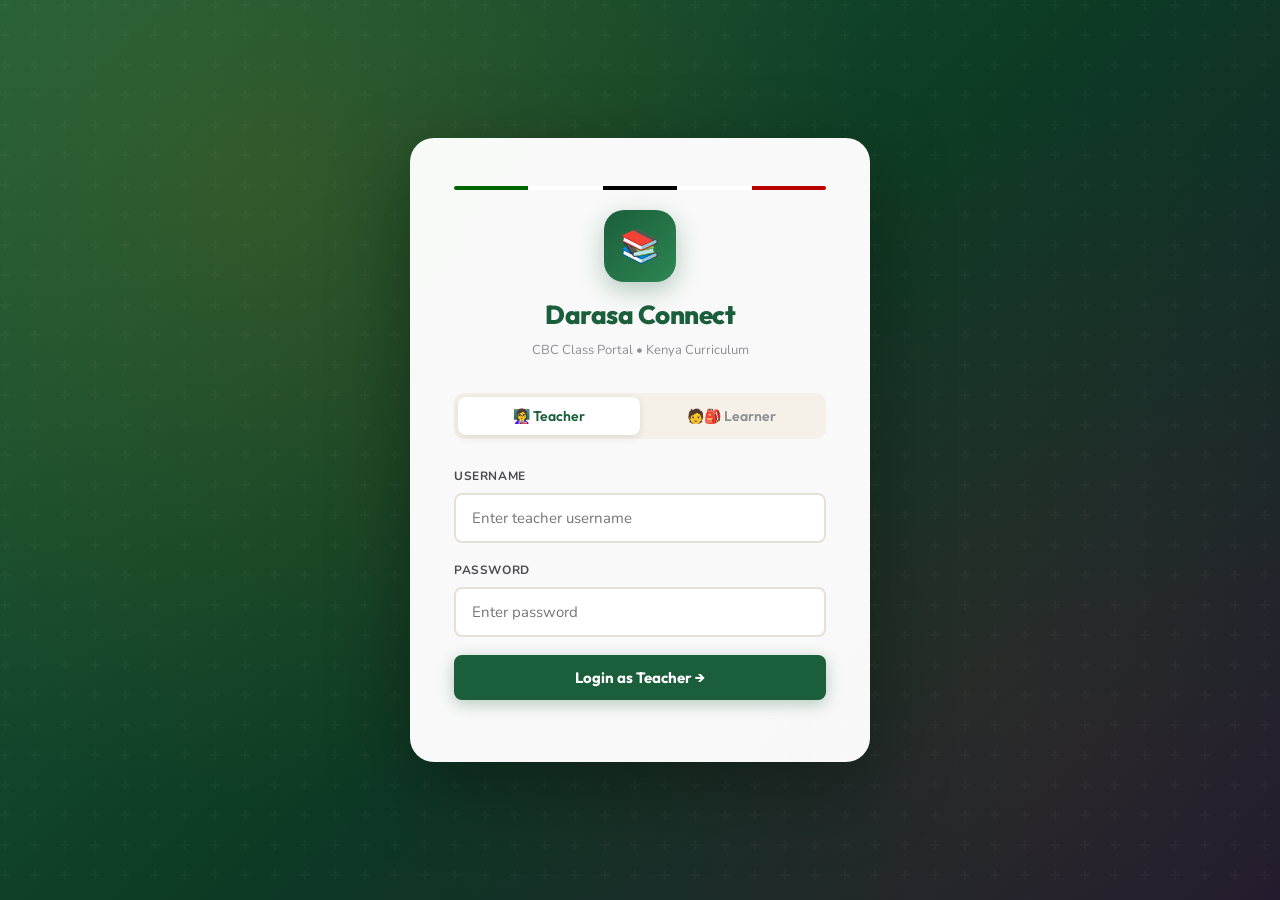
<file: index.html>
<!DOCTYPE html>
<html lang="en">
<head>
<meta charset="UTF-8">
<meta name="viewport" content="width=device-width, initial-scale=1.0">
<title>Darasa Connect – WINNERS CLASS</title>
<link href="https://fonts.googleapis.com/css2?family=Outfit:wght@300;400;500;600;700;800;900&family=Nunito:ital,wght@0,400;0,500;0,600;0,700;1,400&display=swap" rel="stylesheet">
<style>
:root {
  --green: #1B5E3B;
  --green-light: #2D8653;
  --green-pale: #E8F5EE;
  --red: #C0392B;
  --red-pale: #FDEDEC;
  --amber: #D4930A;
  --amber-pale: #FEF9EC;
  --sky: #1A6FA8;
  --sky-pale: #EAF4FB;
  --cream: #FEFCF7;
  --sand: #F5F0E8;
  --text: #1C1C1E;
  --text-2: #4A4A4F;
  --text-3: #8E8E93;
  --border: #E5E0D8;
  --white: #FFFFFF;
  --shadow: 0 2px 12px rgba(0,0,0,0.08);
  --shadow-lg: 0 8px 32px rgba(0,0,0,0.12);
  --radius: 14px;
  --radius-sm: 8px;
  --font: 'Outfit', sans-serif;
  --font-body: 'Nunito', sans-serif;
}

*, *::before, *::after { box-sizing: border-box; margin: 0; padding: 0; }

body {
  font-family: var(--font-body);
  background: var(--cream);
  color: var(--text);
  min-height: 100vh;
  font-size: 15px;
  line-height: 1.6;
}

/* ── SCROLLBAR ── */
::-webkit-scrollbar { width: 6px; }
::-webkit-scrollbar-track { background: var(--sand); }
::-webkit-scrollbar-thumb { background: var(--border); border-radius: 10px; }

/* ── VIEWS ── */
.view { display: none; }
.view.active { display: block; }

/* ══════════════════════════════════════
   LOGIN SCREEN
══════════════════════════════════════ */
#view-login {
  min-height: 100vh;
  display: none;
  background: linear-gradient(135deg, #1B5E3B 0%, #0D3B24 50%, #1A1A2E 100%);
  position: relative;
  overflow: hidden;
}
#view-login.active { display: flex; align-items: center; justify-content: center; }
#view-login::before {
  content: '';
  position: absolute; inset: 0;
  background-image: 
    radial-gradient(circle at 20% 20%, rgba(212,147,10,0.15) 0%, transparent 50%),
    radial-gradient(circle at 80% 80%, rgba(192,57,43,0.12) 0%, transparent 50%);
}
.login-pattern {
  position: absolute; inset: 0;
  background-image: url("data:image/svg+xml,%3Csvg width='60' height='60' viewBox='0 0 60 60' xmlns='http://www.w3.org/2000/svg'%3E%3Cg fill='none' fill-rule='evenodd'%3E%3Cg fill='%23ffffff' fill-opacity='0.05'%3E%3Cpath d='M36 34v-4h-2v4h-4v2h4v4h2v-4h4v-2h-4zm0-30V0h-2v4h-4v2h4v4h2V6h4V4h-4zM6 34v-4H4v4H0v2h4v4h2v-4h4v-2H6zM6 4V0H4v4H0v2h4v4h2V6h4V4H6z'/%3E%3C/g%3E%3C/g%3E%3C/svg%3E");
  opacity: 0.5;
}

.login-card {
  position: relative; z-index: 2;
  background: rgba(255,255,255,0.97);
  border-radius: 24px;
  padding: 48px 44px;
  width: 100%; max-width: 460px;
  margin: 20px;
  box-shadow: 0 24px 80px rgba(0,0,0,0.35);
  animation: loginPop 0.5s cubic-bezier(0.34, 1.56, 0.64, 1);
}

@keyframes loginPop {
  from { opacity: 0; transform: scale(0.88) translateY(20px); }
  to { opacity: 1; transform: scale(1) translateY(0); }
}

.login-logo {
  text-align: center; margin-bottom: 32px;
}
.login-logo .emblem {
  width: 72px; height: 72px;
  background: linear-gradient(135deg, var(--green) 0%, var(--green-light) 100%);
  border-radius: 20px;
  display: inline-flex; align-items: center; justify-content: center;
  font-size: 32px; margin-bottom: 12px;
  box-shadow: 0 8px 24px rgba(27,94,59,0.3);
}
.login-logo h1 {
  font-family: var(--font); font-size: 26px; font-weight: 800; color: var(--green);
  letter-spacing: -0.5px;
}
.login-logo p { color: var(--text-3); font-size: 13px; margin-top: 4px; }

.login-tabs {
  display: flex; background: var(--sand); border-radius: 10px; padding: 4px;
  margin-bottom: 28px;
}
.login-tab {
  flex: 1; padding: 10px; border: none; background: none; border-radius: 8px;
  font-family: var(--font); font-size: 14px; font-weight: 600; cursor: pointer;
  color: var(--text-3); transition: all 0.2s;
}
.login-tab.active {
  background: var(--white); color: var(--green);
  box-shadow: 0 2px 8px rgba(0,0,0,0.1);
}

.form-group { margin-bottom: 18px; }
.form-group label {
  display: block; font-size: 12px; font-weight: 700; color: var(--text-2);
  text-transform: uppercase; letter-spacing: 0.6px; margin-bottom: 7px;
}
.form-group input, .form-group select, .form-group textarea {
  width: 100%; padding: 13px 16px;
  border: 2px solid var(--border); border-radius: var(--radius-sm);
  font-family: var(--font-body); font-size: 15px; color: var(--text);
  background: var(--white); transition: border-color 0.2s;
  outline: none;
}
.form-group input:focus, .form-group select:focus, .form-group textarea:focus {
  border-color: var(--green);
}
.form-group textarea { resize: vertical; min-height: 90px; }

.btn {
  display: inline-flex; align-items: center; justify-content: center; gap: 8px;
  padding: 13px 24px; border: none; border-radius: var(--radius-sm);
  font-family: var(--font); font-size: 15px; font-weight: 700;
  cursor: pointer; transition: all 0.2s; text-decoration: none;
  white-space: nowrap;
}
.btn-primary {
  background: var(--green); color: #fff;
  box-shadow: 0 4px 16px rgba(27,94,59,0.3);
}
.btn-primary:hover { background: var(--green-light); transform: translateY(-1px); box-shadow: 0 6px 20px rgba(27,94,59,0.4); }
.btn-danger { background: var(--red); color: #fff; }
.btn-danger:hover { background: #E74C3C; }
.btn-amber { background: var(--amber); color: #fff; }
.btn-amber:hover { background: #E8A20D; }
.btn-sky { background: var(--sky); color: #fff; }
.btn-ghost { background: transparent; color: var(--text-2); border: 2px solid var(--border); }
.btn-ghost:hover { border-color: var(--green); color: var(--green); }
.btn-full { width: 100%; }
.btn-sm { padding: 8px 16px; font-size: 13px; }

.login-error {
  background: var(--red-pale); color: var(--red);
  padding: 10px 14px; border-radius: var(--radius-sm);
  font-size: 13px; margin-bottom: 16px; display: none;
  border-left: 3px solid var(--red);
}

.learner-select-wrap { position: relative; }
.learner-select-wrap::after {
  content: '▾'; position: absolute; right: 14px; top: 50%; transform: translateY(-50%);
  color: var(--text-3); pointer-events: none;
}
.learner-select-wrap select { appearance: none; }

/* ══════════════════════════════════════
   MAIN APP SHELL
══════════════════════════════════════ */
#view-app { display: none; min-height: 100vh; flex-direction: column; }
#view-app.active { display: flex; }

.topbar {
  background: var(--white);
  border-bottom: 1px solid var(--border);
  padding: 0 24px;
  height: 64px;
  display: flex; align-items: center; justify-content: space-between;
  position: sticky; top: 0; z-index: 100;
  box-shadow: 0 1px 8px rgba(0,0,0,0.06);
}
.topbar-brand {
  display: flex; align-items: center; gap: 12px; cursor: pointer;
}
.topbar-brand .mini-logo {
  width: 38px; height: 38px;
  background: linear-gradient(135deg, var(--green), var(--green-light));
  border-radius: 10px; display: flex; align-items: center; justify-content: center;
  font-size: 18px; flex-shrink: 0;
}
.topbar-brand h2 {
  font-family: var(--font); font-size: 18px; font-weight: 800; color: var(--green);
  letter-spacing: -0.3px;
}
.topbar-brand span { font-size: 11px; color: var(--text-3); display: block; margin-top: -2px; }

.topbar-user {
  display: flex; align-items: center; gap: 12px;
}
.user-badge {
  display: flex; align-items: center; gap: 10px;
  background: var(--sand); padding: 6px 14px 6px 8px;
  border-radius: 30px;
}
.user-avatar {
  width: 32px; height: 32px; border-radius: 50%;
  display: flex; align-items: center; justify-content: center;
  font-size: 13px; font-weight: 700; color: #fff;
}
.avatar-teacher { background: linear-gradient(135deg, var(--green), var(--green-light)); }
.avatar-learner { background: linear-gradient(135deg, var(--sky), #2980B9); }
.user-name { font-size: 13px; font-weight: 700; color: var(--text); }
.user-role { font-size: 11px; color: var(--text-3); }

.btn-logout { padding: 8px 14px; font-size: 13px; }

.app-body {
  display: flex; flex: 1;
}

/* ── SIDEBAR ── */
.sidebar {
  width: 240px; background: var(--white); border-right: 1px solid var(--border);
  padding: 24px 16px; display: flex; flex-direction: column; gap: 4px;
  flex-shrink: 0; min-height: calc(100vh - 64px);
  position: sticky; top: 64px; align-self: flex-start;
}
.sidebar-section-label {
  font-size: 10px; font-weight: 800; text-transform: uppercase;
  letter-spacing: 1px; color: var(--text-3); padding: 12px 10px 6px;
}
.nav-item {
  display: flex; align-items: center; gap: 10px;
  padding: 11px 12px; border-radius: var(--radius-sm);
  cursor: pointer; transition: all 0.15s; font-size: 14px; font-weight: 600;
  color: var(--text-2); border: none; background: none; width: 100%; text-align: left;
}
.nav-item:hover { background: var(--sand); color: var(--text); }
.nav-item.active { background: var(--green-pale); color: var(--green); }
.nav-item .nav-icon { font-size: 17px; width: 22px; text-align: center; }
.nav-badge {
  margin-left: auto; background: var(--red); color: #fff;
  font-size: 10px; font-weight: 800; padding: 2px 7px; border-radius: 20px;
}
.nav-badge.green { background: var(--green); }

/* ── MAIN CONTENT ── */
.main-content {
  flex: 1; padding: 28px; overflow-x: hidden;
  max-width: 1100px;
}

/* ── PAGES ── */
.page { display: none; }
.page.active { display: block; animation: pageIn 0.2s ease; }
@keyframes pageIn { from { opacity: 0; transform: translateY(8px); } to { opacity: 1; transform: translateY(0); } }

.page-header {
  margin-bottom: 28px;
  display: flex; align-items: flex-start; justify-content: space-between; gap: 16px;
  flex-wrap: wrap;
}
.page-header h1 {
  font-family: var(--font); font-size: 26px; font-weight: 800; color: var(--text);
  letter-spacing: -0.5px;
}
.page-header p { color: var(--text-3); font-size: 14px; margin-top: 3px; }

/* ── STAT CARDS ── */
.stats-grid {
  display: grid; grid-template-columns: repeat(auto-fit, minmax(180px, 1fr)); gap: 16px;
  margin-bottom: 28px;
}
.stat-card {
  background: var(--white); border-radius: var(--radius); padding: 22px;
  border: 1px solid var(--border); box-shadow: var(--shadow);
  display: flex; align-items: center; gap: 16px;
}
.stat-icon {
  width: 52px; height: 52px; border-radius: 14px;
  display: flex; align-items: center; justify-content: center; font-size: 24px;
  flex-shrink: 0;
}
.stat-icon.green { background: var(--green-pale); }
.stat-icon.red { background: var(--red-pale); }
.stat-icon.amber { background: var(--amber-pale); }
.stat-icon.sky { background: var(--sky-pale); }
.stat-value { font-family: var(--font); font-size: 28px; font-weight: 800; color: var(--text); }
.stat-label { font-size: 12px; color: var(--text-3); font-weight: 600; margin-top: 2px; }

/* ── DOMINANT VIEWER SECTION ── */
.dominant-viewer {
  background: linear-gradient(135deg, var(--green) 0%, var(--green-light) 100%);
  border-radius: var(--radius); padding: 28px;
  margin-bottom: 28px; color: #fff;
  box-shadow: 0 8px 32px rgba(27,94,59,0.2);
}
.dominant-viewer h2 {
  font-family: var(--font); font-size: 22px; font-weight: 800;
  margin-bottom: 16px; display: flex; align-items: center; gap: 8px;
}
.dominant-viewer-grid {
  display: grid; grid-template-columns: repeat(auto-fit, minmax(160px, 1fr)); gap: 16px;
}
.dominant-stat {
  background: rgba(255,255,255,0.15); border-radius: 12px; padding: 16px;
  border: 1px solid rgba(255,255,255,0.2); backdrop-filter: blur(10px);
}
.dominant-stat .label {
  font-size: 12px; font-weight: 700; opacity: 0.85; text-transform: uppercase;
  letter-spacing: 0.5px; margin-bottom: 8px;
}
.dominant-stat .value {
  font-family: var(--font); font-size: 32px; font-weight: 800;
  margin-bottom: 4px;
}
.dominant-stat .desc {
  font-size: 12px; opacity: 0.75;
}

/* ── SUBJECT CHIPS ── */
.subject-bar {
  display: flex; flex-wrap: wrap; gap: 8px; margin-bottom: 22px;
}
.subject-chip {
  padding: 7px 16px; border-radius: 30px; font-size: 13px; font-weight: 700;
  cursor: pointer; transition: all 0.2s; border: 2px solid var(--border);
  background: var(--white); color: var(--text-2);
  display: flex; align-items: center; gap: 6px;
}
.subject-chip:hover { border-color: var(--green); color: var(--green); }
.subject-chip.active { border-color: var(--green); background: var(--green); color: #fff; }
.subject-chip .chip-emoji { font-size: 15px; }

/* ── HOMEWORK CARDS ── */
.hw-grid { display: grid; gap: 16px; }
.hw-card {
  background: var(--white); border-radius: var(--radius); padding: 22px;
  border: 1px solid var(--border); box-shadow: var(--shadow);
  transition: transform 0.2s, box-shadow 0.2s;
  cursor: pointer;
}
.hw-card:hover { transform: translateY(-2px); box-shadow: var(--shadow-lg); }
.hw-card-header { display: flex; align-items: flex-start; justify-content: space-between; gap: 12px; margin-bottom: 12px; }
.hw-card-title { font-family: var(--font); font-size: 17px; font-weight: 700; color: var(--text); }
.hw-card-meta { display: flex; align-items: center; gap: 10px; flex-wrap: wrap; margin-top: 6px; }
.hw-card-body { color: var(--text-2); font-size: 14px; line-height: 1.6; margin-bottom: 14px; }
.hw-card-footer { display: flex; align-items: center; gap: 10px; flex-wrap: wrap; }

.tag {
  display: inline-flex; align-items: center; gap: 5px;
  padding: 4px 10px; border-radius: 6px; font-size: 12px; font-weight: 700;
}
.tag-subject { background: var(--green-pale); color: var(--green); }
.tag-date { background: var(--sand); color: var(--text-3); }
.tag-due { background: var(--amber-pale); color: var(--amber); }
.tag-submitted { background: var(--sky-pale); color: var(--sky); }
.tag-pending { background: var(--red-pale); color: var(--red); }
.tag-marked { background: var(--green-pale); color: var(--green); }
.tag-questions { background: var(--sand); color: var(--text-2); }

/* ── EMPTY STATE ── */
.empty-state {
  text-align: center; padding: 60px 24px; color: var(--text-3);
}
.empty-state .icon { font-size: 52px; margin-bottom: 16px; }
.empty-state h3 { font-family: var(--font); font-size: 18px; color: var(--text-2); margin-bottom: 6px; }
.empty-state p { font-size: 14px; max-width: 360px; margin: 0 auto; }

/* ── MODAL ── */
.modal-overlay {
  display: none; position: fixed; inset: 0;
  background: rgba(0,0,0,0.5); z-index: 500;
  align-items: center; justify-content: center; padding: 20px;
  backdrop-filter: blur(4px);
}
.modal-overlay.open { display: flex; animation: fadeIn 0.2s ease; }
@keyframes fadeIn { from { opacity: 0; } to { opacity: 1; } }

.modal {
  background: var(--white); border-radius: 20px;
  max-width: 640px; width: 100%; max-height: 90vh;
  overflow-y: auto; box-shadow: 0 24px 80px rgba(0,0,0,0.3);
  animation: slideUp 0.3s cubic-bezier(0.34, 1.56, 0.64, 1);
}
@keyframes slideUp { from { opacity: 0; transform: translateY(30px); } to { opacity: 1; transform: translateY(0); } }
.modal-wide { max-width: 780px; }

.modal-header {
  padding: 24px 28px 0; display: flex; align-items: center; justify-content: space-between;
}
.modal-header h2 { font-family: var(--font); font-size: 20px; font-weight: 800; color: var(--text); }
.modal-close {
  width: 36px; height: 36px; border-radius: 50%; border: none; background: var(--sand);
  cursor: pointer; font-size: 18px; display: flex; align-items: center; justify-content: center;
  color: var(--text-2); transition: background 0.2s;
}
.modal-close:hover { background: var(--border); }
.modal-body { padding: 20px 28px 28px; }

/* ── POST HOMEWORK FORM ── */
.question-builder { display: flex; flex-direction: column; gap: 12px; margin-top: 8px; }
.question-item {
  background: var(--sand); border-radius: var(--radius-sm); padding: 16px;
  border: 1px solid var(--border); position: relative;
}
.question-item .q-num {
  font-family: var(--font); font-size: 12px; font-weight: 800; color: var(--green);
  text-transform: uppercase; letter-spacing: 0.5px; margin-bottom: 8px;
}
.question-item textarea {
  width: 100%; padding: 10px 12px; border: 1.5px solid var(--border); border-radius: 6px;
  font-family: var(--font-body); font-size: 14px; color: var(--text); resize: vertical;
  min-height: 70px; background: var(--white); outline: none;
}
.question-item textarea:focus { border-color: var(--green); }
.question-item .remove-q {
  position: absolute; top: 10px; right: 10px;
  width: 26px; height: 26px; border-radius: 50%; border: none;
  background: var(--red-pale); color: var(--red); cursor: pointer;
  font-size: 14px; display: flex; align-items: center; justify-content: center;
}

/* ── ANSWER FORM ── */
.answer-block {
  background: var(--white); border-radius: var(--radius); padding: 20px;
  border: 1px solid var(--border); margin-bottom: 14px;
}
.answer-block .q-text {
  font-weight: 700; color: var(--text); margin-bottom: 12px; font-size: 15px;
  padding-bottom: 10px; border-bottom: 1px solid var(--border);
}
.answer-block .q-num-label {
  font-size: 11px; font-weight: 800; color: var(--green);
  text-transform: uppercase; letter-spacing: 0.5px; margin-bottom: 4px;
}
.answer-block textarea {
  width: 100%; padding: 12px; border: 2px solid var(--border); border-radius: 8px;
  font-family: var(--font-body); font-size: 14px; resize: vertical; min-height: 100px;
  outline: none; transition: border-color 0.2s; background: var(--sand);
}
.answer-block textarea:focus { border-color: var(--green); background: var(--white); }

/* ── MARKING ── */
.submission-answer-block {
  background: var(--white); border-radius: var(--radius); padding: 20px;
  border: 1px solid var(--border); margin-bottom: 14px;
}
.learner-answer-text {
  background: var(--sky-pale); border-radius: 8px; padding: 12px;
  font-size: 14px; color: var(--text); margin: 10px 0; font-style: italic;
  border-left: 3px solid var(--sky);
}
.mark-buttons { display: flex; gap: 10px; margin-top: 12px; }
.mark-btn {
  flex: 1; padding: 10px; border: 2px solid var(--border); border-radius: 8px;
  font-family: var(--font); font-size: 14px; font-weight: 700;
  cursor: pointer; transition: all 0.2s; background: var(--white);
  display: flex; align-items: center; justify-content: center; gap: 6px;
}
.mark-btn.correct { border-color: var(--green-light); color: var(--green); }
.mark-btn.correct.selected, .mark-btn.correct:hover { background: var(--green-pale); }
.mark-btn.wrong { border-color: var(--red); color: var(--red); }
.mark-btn.wrong.selected, .mark-btn.wrong:hover { background: var(--red-pale); }
.mark-btn.partial { border-color: var(--amber); color: var(--amber); }
.mark-btn.partial.selected, .mark-btn.partial:hover { background: var(--amber-pale); }

/* ── LEARNER SUBMISSIONS LIST ── */
.submissions-list { display: flex; flex-direction: column; gap: 12px; }
.submission-row {
  background: var(--white); border-radius: var(--radius); padding: 18px 22px;
  border: 1px solid var(--border); display: flex; align-items: center;
  justify-content: space-between; gap: 16px; flex-wrap: wrap;
}
.submission-row .learner-name { font-weight: 700; font-size: 15px; color: var(--text); }
.submission-row .sub-meta { font-size: 12px; color: var(--text-3); margin-top: 2px; }

/* ── MARKS VIEW (LEARNER) ── */
.marks-card {
  background: var(--white); border-radius: var(--radius); padding: 22px;
  border: 1px solid var(--border); margin-bottom: 14px;
}
.score-bar-wrap { background: var(--sand); border-radius: 10px; height: 12px; margin: 10px 0; overflow: hidden; }
.score-bar { height: 100%; border-radius: 10px; background: var(--green); transition: width 1s ease; }
.score-bar.warn { background: var(--amber); }
.score-bar.danger { background: var(--red); }

.answer-review-item {
  padding: 12px 0; border-bottom: 1px solid var(--border); display: flex; gap: 12px;
}
.answer-review-item:last-child { border-bottom: none; }
.mark-icon { font-size: 18px; flex-shrink: 0; margin-top: 2px; }

/* ── LONGHORN BOOKS SECTION ── */
.books-grid {
  display: grid; grid-template-columns: repeat(auto-fill, minmax(200px, 1fr)); gap: 14px;
}
.book-card {
  background: var(--white); border-radius: var(--radius); padding: 18px;
  border: 1px solid var(--border); text-align: center; transition: all 0.2s;
}
.book-card:hover { transform: translateY(-2px); box-shadow: var(--shadow); }
.book-spine { width: 60px; height: 80px; border-radius: 6px; margin: 0 auto 12px;
  display: flex; align-items: center; justify-content: center; font-size: 26px; }
.book-title { font-family: var(--font); font-size: 14px; font-weight: 700; color: var(--text); margin-bottom: 4px; }
.book-sub { font-size: 12px; color: var(--text-3); margin-bottom: 12px; }

/* ── DIVIDER ── */
.divider { height: 1px; background: var(--border); margin: 20px 0; }

/* ── NOTICE ── */
.notice {
  padding: 12px 16px; border-radius: var(--radius-sm); font-size: 13px; margin-bottom: 16px;
  display: flex; gap: 10px; align-items: flex-start;
}
.notice.info { background: var(--sky-pale); color: var(--sky); border-left: 3px solid var(--sky); }
.notice.warn { background: var(--amber-pale); color: var(--amber); border-left: 3px solid var(--amber); }
.notice.success { background: var(--green-pale); color: var(--green); border-left: 3px solid var(--green); }

/* ── PROGRESS TABLE ── */
.data-table { width: 100%; border-collapse: collapse; }
.data-table th {
  background: var(--sand); padding: 12px 16px; text-align: left;
  font-size: 11px; font-weight: 800; text-transform: uppercase; letter-spacing: 0.7px;
  color: var(--text-3); border-bottom: 1px solid var(--border);
}
.data-table td {
  padding: 13px 16px; border-bottom: 1px solid var(--border);
  font-size: 14px; color: var(--text-2);
}
.data-table tr:last-child td { border-bottom: none; }
.data-table tr:hover td { background: var(--sand); }

/* ── RESPONSIVE ── */
@media (max-width: 768px) {
  .sidebar { display: none; }
  .main-content { padding: 16px; }
  .topbar { padding: 0 16px; }
  .stats-grid { grid-template-columns: repeat(2, 1fr); }
  .dominant-viewer-grid { grid-template-columns: repeat(2, 1fr); }
  .modal { margin: 0; border-radius: 20px 20px 0 0; max-height: 92vh; align-self: flex-end; }
  .modal-overlay { align-items: flex-end; padding: 0; }
  .login-card { padding: 32px 24px; }
  .page-header { flex-direction: column; }
}

/* Mobile nav */
.mobile-nav {
  display: none; position: fixed; bottom: 0; left: 0; right: 0;
  background: var(--white); border-top: 1px solid var(--border);
  z-index: 200; padding: 8px 16px 20px;
  flex-wrap: nowrap; overflow-x: auto; gap: 2px;
}
@media (max-width: 768px) { .mobile-nav { display: flex; } }
.mobile-nav .nav-item { flex-direction: column; gap: 3px; font-size: 10px; padding: 6px 10px; min-width: 60px; }
.mobile-nav .nav-item .nav-icon { font-size: 20px; }

/* ── TOAST ── */
.toast-container { position: fixed; top: 80px; right: 24px; z-index: 1000; display: flex; flex-direction: column; gap: 10px; }
.toast {
  background: var(--text); color: #fff; padding: 12px 18px; border-radius: 10px;
  font-size: 14px; font-weight: 600; box-shadow: 0 8px 24px rgba(0,0,0,0.2);
  animation: toastIn 0.3s cubic-bezier(0.34, 1.56, 0.64, 1);
  display: flex; align-items: center; gap: 8px; min-width: 240px;
}
.toast.success { background: var(--green); }
.toast.error { background: var(--red); }
@keyframes toastIn { from { opacity: 0; transform: translateX(40px); } to { opacity: 1; transform: translateX(0); } }

/* ── LOADING ── */
.spinner {
  width: 22px; height: 22px; border: 3px solid rgba(255,255,255,0.3);
  border-top-color: #fff; border-radius: 50%; animation: spin 0.7s linear infinite;
  display: none;
}
@keyframes spin { to { transform: rotate(360deg); } }

/* ── FEEDBACK TEXTAREA ── */
.feedback-area {
  width: 100%; padding: 10px; border: 1.5px solid var(--border); border-radius: 6px;
  font-family: var(--font-body); font-size: 13px; resize: vertical; min-height: 60px;
  margin-top: 10px; outline: none; background: var(--white);
}
.feedback-area:focus { border-color: var(--amber); }

/* ── WELCOME BANNER ── */
.welcome-banner {
  background: linear-gradient(135deg, var(--green) 0%, var(--green-light) 100%);
  border-radius: var(--radius); padding: 28px 32px; margin-bottom: 28px;
  color: #fff; display: flex; align-items: center; justify-content: space-between;
  gap: 16px; flex-wrap: wrap;
  position: relative; overflow: hidden;
}
.welcome-banner::after {
  content: '🏫'; position: absolute; right: 28px; bottom: -10px;
  font-size: 80px; opacity: 0.15;
}
.welcome-banner h2 { font-family: var(--font); font-size: 22px; font-weight: 800; margin-bottom: 4px; }
.welcome-banner p { font-size: 14px; opacity: 0.85; }

/* ── FLAGS ── */
.kenya-flag {
  display: flex; height: 4px; border-radius: 2px; overflow: hidden; margin-bottom: 20px;
}
.kenya-flag .k1 { flex: 1; background: #006600; }
.kenya-flag .k2 { flex: 1; background: #fff; }
.kenya-flag .k3 { flex: 1; background: #000; }
.kenya-flag .k4 { flex: 1; background: #fff; }
.kenya-flag .k5 { flex: 1; background: #BB0000; }
  <script type="module">
  // Import the functions you need from the SDKs you need
  import { initializeApp } from "https://www.gstatic.com/firebasejs/12.12.1/firebase-app.js";
  import { getAnalytics } from "https://www.gstatic.com/firebasejs/12.12.1/firebase-analytics.js";
  // TODO: Add SDKs for Firebase products that you want to use
  // https://firebase.google.com/docs/web/setup#available-libraries

  // Your web app's Firebase configuration
  // For Firebase JS SDK v7.20.0 and later, measurementId is optional
  const firebaseConfig = {
    apiKey: "AIzaSyBievKEHqqLELj1OKfAE3MVpXSJya39mg8",
    authDomain: "darasa-connect.firebaseapp.com",
    projectId: "darasa-connect",
    storageBucket: "darasa-connect.firebasestorage.app",
    messagingSenderId: "304221987812",
    appId: "1:304221987812:web:554b255d88933fa829ddf1",
    measurementId: "G-1XKJ6B42SL"
  };

  // Initialize Firebase
  const app = initializeApp(firebaseConfig);
  const analytics = getAnalytics(app);
</script>
</style>
</head>
<body>

<!-- ═══════════════════════════════════════ LOGIN ════════════════════════════════════════ -->
<div id="view-login" class="view active">
  <div class="login-pattern"></div>
  <div class="login-card">
    <div class="kenya-flag"><div class="k1"></div><div class="k2"></div><div class="k3"></div><div class="k4"></div><div class="k5"></div></div>
    <div class="login-logo">
      <div class="emblem">📚</div>
      <h1>Darasa Connect</h1>
      <p>CBC Class Portal &bull; Kenya Curriculum</p>
    </div>

    <div class="login-tabs">
      <button class="login-tab active" onclick="switchLoginTab('teacher')">👩‍🏫 Teacher</button>
      <button class="login-tab" onclick="switchLoginTab('learner')">🧑‍🎒 Learner</button>
    </div>

    <!-- Teacher Login -->
    <div id="teacher-login-form">
      <div id="teacher-login-error" class="login-error">❌ Invalid username or password.</div>
      <div class="form-group">
        <label>Username</label>
        <input type="text" id="teacher-username" placeholder="Enter teacher username" autocomplete="off">
      </div>
      <div class="form-group">
        <label>Password</label>
        <input type="password" id="teacher-password" placeholder="Enter password">
      </div>
      <button class="btn btn-primary btn-full" onclick="teacherLogin()">Login as Teacher →</button>
      <p style="text-align:center;font-size:12px;color:var(--text-3);margin-top:14px;">
      </p>
    </div>

    <!-- Learner Login -->
    <div id="learner-login-form" style="display:none;">
      <div id="learner-login-error" class="login-error">❌ Invalid name selection or PIN.</div>
      <div class="form-group">
        <label>Your Name</label>
        <div class="learner-select-wrap">
          <select id="learner-select">
            <option value="">— Select your name —</option>
          </select>
        </div>
      </div>
      <div class="form-group">
        <label>Your PIN</label>
        <input type="password" id="learner-pin" placeholder="Enter your 4-digit PIN" maxlength="4" inputmode="numeric">
      </div>
      <button class="btn btn-sky btn-full" onclick="learnerLogin()">Login as Learner →</button>
      <p style="text-align:center;font-size:12px;color:var(--text-3);margin-top:14px;">
        Your PIN was given by the teacher. Contact teacher if you forgot it.
      </p>
    </div>
  </div>
</div>

<!-- ═══════════════════════════════════════ APP ════════════════════════════════════════ -->
<div id="view-app" class="view">
  <!-- TOPBAR -->
  <header class="topbar">
    <div class="topbar-brand" onclick="goHome()">
      <div class="mini-logo">📚</div>
      <div>
        <h2>Darasa Connect</h2>
        <span id="topbar-class-label">CBC Class Portal</span>
      </div>
    </div>
    <div class="topbar-user">
      <div class="user-badge">
        <div class="user-avatar" id="topbar-avatar"></div>
        <div>
          <div class="user-name" id="topbar-name">—</div>
          <div class="user-role" id="topbar-role">—</div>
        </div>
      </div>
      <button class="btn btn-ghost btn-sm btn-logout" onclick="logout()">Logout</button>
    </div>
  </header>

  <div class="app-body">
    <!-- SIDEBAR -->
    <nav class="sidebar" id="main-sidebar"></nav>

    <!-- CONTENT -->
    <main class="main-content" id="main-content">

      <!-- ── TEACHER PAGES ── -->

      <!-- Dashboard -->
      <div class="page" id="page-t-dashboard">
        <div class="welcome-banner">
          <div>
            <h2 id="t-welcome-msg">Good morning, Teacher! 👋</h2>
            <p>Manage homework, track submissions, and mark learner work.</p>
          </div>
        </div>
        <div class="dominant-viewer" id="t-dominant-viewer"></div>
        <div class="stats-grid" id="t-stats-grid"></div>
        <h3 style="font-family:var(--font);font-weight:800;margin-bottom:14px;">Recent Homework</h3>
        <div id="t-recent-hw"></div>
      </div>

      <!-- Post Homework -->
      <div class="page" id="page-t-post">
        <div class="page-header">
          <div><h1>Post Homework</h1><p>Create an assignment for the class</p></div>
        </div>
        <div style="background:var(--white);border-radius:var(--radius);padding:28px;border:1px solid var(--border);max-width:680px;">
          <div class="form-group">
            <label>Subject</label>
            <select id="hw-subject">
              <option value="">— Select Subject —</option>
            </select>
          </div>
          <div class="form-group">
            <label>Homework Title</label>
            <input type="text" id="hw-title" placeholder="e.g. Fractions – Exercise 3B">
          </div>
          <div class="form-group">
            <label>Instructions / Description</label>
            <textarea id="hw-desc" placeholder="Provide any instructions or context for learners..."></textarea>
          </div>
          <div class="form-group">
            <label>Due Date</label>
            <input type="date" id="hw-due">
          </div>
          <div class="divider"></div>
          <div style="display:flex;align-items:center;justify-content:space-between;margin-bottom:12px;">
            <label style="font-size:12px;font-weight:800;text-transform:uppercase;letter-spacing:0.6px;color:var(--text-2);">Questions</label>
            <button class="btn btn-ghost btn-sm" onclick="addQuestion()">+ Add Question</button>
          </div>
          <div class="question-builder" id="question-builder"></div>
          <div class="divider"></div>
          <button class="btn btn-primary" onclick="postHomework()" style="min-width:180px;">
            📤 Post Homework
          </button>
        </div>
      </div>

      <!-- All Homework -->
      <div class="page" id="page-t-homework">
        <div class="page-header">
          <div><h1>All Homework</h1><p>View and manage posted assignments</p></div>
        </div>
        <div class="subject-bar" id="t-hw-subject-filter"></div>
        <div id="t-hw-list" class="hw-grid"></div>
      </div>

      <!-- Submissions (for a specific HW) -->
      <div class="page" id="page-t-submissions">
        <div class="page-header">
          <div>
            <button class="btn btn-ghost btn-sm" onclick="showPage('page-t-homework')" style="margin-bottom:10px;">← Back</button>
            <h1 id="t-sub-title">Submissions</h1>
            <p id="t-sub-meta"></p>
          </div>
        </div>
        <div id="t-sub-list" class="submissions-list"></div>
      </div>

      <!-- Mark a submission -->
      <div class="page" id="page-t-mark">
        <div class="page-header">
          <div>
            <button class="btn btn-ghost btn-sm" id="t-mark-back-btn" onclick="" style="margin-bottom:10px;">← Back to Submissions</button>
            <h1 id="t-mark-title">Mark Submission</h1>
            <p id="t-mark-meta"></p>
          </div>
        </div>
        <div id="t-mark-content"></div>
        <button class="btn btn-primary" onclick="saveMarks()" id="save-marks-btn" style="margin-top:10px;min-width:180px;">💾 Save Marks</button>
      </div>

      <!-- Learner Progress -->
      <div class="page" id="page-t-progress">
        <div class="page-header">
          <div><h1>Learner Progress</h1><p>Overall class performance overview</p></div>
        </div>
        <div id="t-progress-content"></div>
      </div>

      <!-- Longhorn Books -->
      <div class="page" id="page-longhorn">
        <div class="page-header">
          <div><h1>📗 Longhorn CBC Books</h1><p>Kenya's leading CBC curriculum publisher</p></div>
        </div>
        <div class="notice info">ℹ️ Longhorn Publishers is the official CBC curriculum textbook provider. Use these books alongside homework assignments.</div>
        <div id="longhorn-books-grid" class="books-grid"></div>
        <div class="divider"></div>
        <div style="background:var(--white);border-radius:var(--radius);padding:24px;border:1px solid var(--border);">
          <h3 style="font-family:var(--font);font-weight:800;margin-bottom:8px;">About Longhorn Publishers</h3>
          <p style="font-size:14px;color:var(--text-2);line-height:1.7;">Longhorn Publishers Limited is Kenya's leading educational publisher, providing textbooks, learning materials, and digital resources for CBC curriculum implementation.</p>
          <a href="https://longhornpublishers.com" target="_blank" class="btn btn-primary" style="margin-top:16px;">🌐 Visit Longhorn Website</a>
        </div>
      </div>

      <!-- Manage Learners -->
      <div class="page" id="page-t-learners">
        <div class="page-header">
          <div><h1>Learners (30)</h1><p>Class roster and login credentials</p></div>
        </div>
        <div class="notice warn">⚠️ Keep this page private. Only show learners their own names and PINs.</div>
        <div style="background:var(--white);border-radius:var(--radius);border:1px solid var(--border);overflow:hidden;">
          <table class="data-table" id="learners-table"></table>
        </div>
      </div>

      <!-- ── LEARNER PAGES ── -->

      <!-- Learner Dashboard -->
      <div class="page" id="page-l-dashboard">
        <div class="welcome-banner">
          <div>
            <h2 id="l-welcome-msg">Hello, Learner! 📖</h2>
            <p>View your homework assignments and submit your answers.</p>
          </div>
        </div>
        <div class="dominant-viewer" id="l-dominant-viewer"></div>
        <div class="stats-grid" id="l-stats-grid"></div>
        <h3 style="font-family:var(--font);font-weight:800;margin-bottom:14px;">My Homework</h3>
        <div class="subject-bar" id="l-subj-filter"></div>
        <div id="l-hw-list" class="hw-grid"></div>
      </div>

      <!-- Learner My Marks -->
      <div class="page" id="page-l-marks">
        <div class="page-header">
          <div><h1>My Marks</h1><p>See how you scored on marked homework</p></div>
        </div>
        <div id="l-marks-content"></div>
      </div>

      <!-- Learner Submit -->
      <div class="page" id="page-l-submit">
        <div class="page-header">
          <div>
            <button class="btn btn-ghost btn-sm" onclick="showPage('page-l-dashboard')" style="margin-bottom:10px;">← Back</button>
            <h1 id="l-submit-title">Submit Answers</h1>
            <p id="l-submit-meta"></p>
          </div>
        </div>
        <div id="l-submit-content"></div>
        <button class="btn btn-primary" onclick="submitAnswers()" id="submit-answers-btn" style="margin-top:10px;min-width:180px;">📤 Submit Answers</button>
      </div>

    </main>
  </div>

  <!-- Mobile Nav -->
  <nav class="mobile-nav" id="mobile-nav"></nav>
</div>

<!-- TOAST -->
<div class="toast-container" id="toast-container"></div>

<script>
/* ════════════════════════════════════════════════════════
   DATA & STATE
════════════════════════════════════════════════════════ */
const SUBJECTS = [
  { id: 'kiswahili',   name: 'Kiswahili',              emoji: '🇰🇪', color: '#1B5E3B' },
  { id: 'english',     name: 'English',                emoji: '📖', color: '#1A6FA8' },
  { id: 'maths',       name: 'Mathematics',            emoji: '🔢', color: '#7B2D8B' },
  { id: 'agri',        name: 'Agriculture & Nutrition',emoji: '🌿', color: '#2E7D32' },
  { id: 'science',     name: 'Science & Technology',   emoji: '🔬', color: '#C17D11' },
  { id: 'social',      name: 'Social Studies',         emoji: '🌍', color: '#1565C0' },
  { id: 'cre',         name: 'CRE',                    emoji: '✝️', color: '#5D4037' },
  { id: 'creative',    name: 'Creative Arts',          emoji: '🎨', color: '#AD1457' },
];

const LONGHORN_BOOKS = [
  { subject: 'Kiswahili', title: 'Kiswahili Darasa la 5', grade: 'Grade 5', emoji: '📗', color: '#1B5E3B' },
  { subject: 'English',   title: 'English Grade 5',       grade: 'Grade 5', emoji: '📘', color: '#1A6FA8' },
  { subject: 'Maths',     title: 'Longhorn Mathematics 5', grade: 'Grade 5', emoji: '📙', color: '#7B2D8B' },
  { subject: 'Agriculture & Nutrition', title: 'Agriculture & Nutrition 5', grade: 'Grade 5', emoji: '📗', color: '#2E7D32' },
  { subject: 'Science & Technology', title: 'Longhorn Science 5', grade: 'Grade 5', emoji: '📒', color: '#C17D11' },
  { subject: 'Social Studies', title: 'Social Studies 5', grade: 'Grade 5', emoji: '📘', color: '#1565C0' },
  { subject: 'CRE',       title: 'Christian Religious Education 5', grade: 'Grade 5', emoji: '📕', color: '#5D4037' },
  { subject: 'Creative Arts', title: 'Creative Arts & Design 5', grade: 'Grade 5', emoji: '📓', color: '#AD1457' },
];

const INIT_LEARNERS = [
  { id:'l01', name:'laureen Njeri wanjiru',    pin:'1001' },
  { id:'l02', name:'Joel Otieno',    pin:'1002' },
  { id:'l03', name:'Ashlyn Muthoni',    pin:'1003' },
  { id:'l04', name:'Sharlyne Gati',      pin:'1004' },
  { id:'l05', name:'Sharleen Njeri',    pin:'1005' },
  { id:'l06', name:'Lucie Wangui',     pin:'1006' },
  { id:'l07', name:'Alpha Samwuel',      pin:'1007' },
  { id:'l08', name:'Brandon Lusioli',    pin:'1008' },
  { id:'l09', name:'Simon Musila',       pin:'1009' },
  { id:'l10', name:'Norah Moraa',   pin:'1010' },
  { id:'l11', name:'Shantel Ragae',     pin:'1011' },
];

// Firebase learner mapping for authentication / emails
const LEARNERS_FIREBASE_MAP = {
    'l01': { email: 'l01@darasaconnect.com', name: 'laureen Njeri wanjiru' },
    'l02': { email: 'l02@darasaconnect.com', name: 'Joel Otieno' },
    'l03': { email: 'l03@darasaconnect.com', name: 'Ashlyn Muthoni' },
    'l04': { email: 'l04@darasaconnect.com', name: 'Sharlyne Gati' },
    'l05': { email: 'l05@darasaconnect.com', name: 'Sharleen Njeri' },
    'l06': { email: 'l06@darasaconnect.com', name: 'Lucie Wangui' },
    'l07': { email: 'l07@darasaconnect.com', name: 'Alpha Samwuel' },
    'l08': { email: 'l08@darasaconnect.com', name: 'Brandon Lusioli' },
    'l09': { email: 'l09@darasaconnect.com', name: 'Simon Musila' },
    'l10': { email: 'l10@darasaconnect.com', name: 'Norah Moraa' },
    'l11': { email: 'l11@darasaconnect.com', name: 'Shantel Ragae' }
};

// DB helpers
function db(key, val) {
  if (val === undefined) {
    try { return JSON.parse(localStorage.getItem('dc_' + key)) || []; } catch { return []; }
  }
  localStorage.setItem('dc_' + key, JSON.stringify(val));
}

function initDB() {
  if (!localStorage.getItem('dc_initialized')) {
    db('learners', INIT_LEARNERS);
    db('homework', []);
    db('submissions', []);
    localStorage.setItem('dc_initialized', '1');
  }
  // Populate learner select
  const sel = document.getElementById('learner-select');
  db('learners').forEach(l => {
    const o = document.createElement('option');
    o.value = l.id; o.textContent = l.name; sel.appendChild(o);
  });
  // Populate subject select
  const hwSel = document.getElementById('hw-subject');
  SUBJECTS.forEach(s => {
    const o = document.createElement('option');
    o.value = s.id; o.textContent = s.emoji + ' ' + s.name; hwSel.appendChild(o);
  });
  // Default due date
  const due = document.getElementById('hw-due');
  const d = new Date(); d.setDate(d.getDate() + 7);
  due.value = d.toISOString().split('T')[0];
  // Longhorn books
  renderLonghornBooks();
}

/* ════════════════════════════════════════════════════════
   AUTH
═══════════════════════════════════════════════════════�� */
let currentUser = null;

function switchLoginTab(tab) {
  document.querySelectorAll('.login-tab').forEach((t,i) => t.classList.toggle('active', (tab==='teacher'&&i===0)||(tab==='learner'&&i===1)));
  document.getElementById('teacher-login-form').style.display = tab === 'teacher' ? '' : 'none';
  document.getElementById('learner-login-form').style.display = tab === 'learner' ? '' : 'none';
}

function teacherLogin() {
  const u = document.getElementById('teacher-username').value.trim();
  const p = document.getElementById('teacher-password').value;
  const err = document.getElementById('teacher-login-error');
  if (u === 'teacher' && p === 'Darasa2024') {
    currentUser = { role: 'teacher', name: 'Teacher', id: 'teacher' };
    enterApp();
  } else { err.style.display = 'flex'; }
}

function learnerLogin() {
  const sel = document.getElementById('learner-select').value;
  const pin = document.getElementById('learner-pin').value;
  const err = document.getElementById('learner-login-error');
  const learners = db('learners');
  const found = learners.find(l => l.id === sel && l.pin === pin);
  if (found) {
    currentUser = { role: 'learner', name: found.name, id: found.id };
    enterApp();
  } else { err.style.display = 'flex'; }
}

function logout() {
  currentUser = null;
  document.getElementById('view-app').classList.remove('active');
  document.getElementById('view-login').classList.add('active');
  document.getElementById('teacher-username').value = '';
  document.getElementById('teacher-password').value = '';
  document.getElementById('learner-select').value = '';
  document.getElementById('learner-pin').value = '';
  document.getElementById('teacher-login-error').style.display = 'none';
  document.getElementById('learner-login-error').style.display = 'none';
}

function enterApp() {
  document.getElementById('view-login').classList.remove('active');
  document.getElementById('view-app').classList.add('active');

  const avatar = document.getElementById('topbar-avatar');
  const nameEl = document.getElementById('topbar-name');
  const roleEl = document.getElementById('topbar-role');
  nameEl.textContent = currentUser.name;

  if (currentUser.role === 'teacher') {
    avatar.className = 'user-avatar avatar-teacher';
    avatar.textContent = '👩‍🏫';
    roleEl.textContent = 'Class Teacher';
    renderSidebar('teacher');
    showPage('page-t-dashboard');
    renderTeacherDashboard();
  } else {
    avatar.className = 'user-avatar avatar-learner';
    avatar.textContent = currentUser.name.charAt(0);
    roleEl.textContent = 'Learner';
    renderSidebar('learner');
    showPage('page-l-dashboard');
    renderLearnerDashboard();
  }
}

/* ════════════════════════════════════════════════════════
   NAV & PAGES
════════════════════════════════════════════════════════ */
function renderSidebar(role) {
  const items = role === 'teacher' ? [
    { icon:'📊', label:'Dashboard',    page:'page-t-dashboard', action: ()=>{ showPage('page-t-dashboard'); renderTeacherDashboard(); } },
    { icon:'➕', label:'Post Homework', page:'page-t-post',      action: ()=>{ showPage('page-t-post'); resetPostForm(); } },
    { icon:'📋', label:'All Homework', page:'page-t-homework',  action: ()=>{ showPage('page-t-homework'); renderTeacherHomework(); } },
    { icon:'📈', label:'Progress',     page:'page-t-progress',  action: ()=>{ showPage('page-t-progress'); renderProgress(); } },
    { icon:'👥', label:'Learners',     page:'page-t-learners',  action: ()=>{ showPage('page-t-learners'); renderLearnersTable(); } },
    { icon:'📗', label:'Longhorn',     page:'page-longhorn',    action: ()=>{ showPage('page-longhorn'); } },
  ] : [
    { icon:'📖', label:'Dashboard',    page:'page-l-dashboard', action: ()=>{ showPage('page-l-dashboard'); renderLearnerDashboard(); } },
    { icon:'⭐', label:'My Marks',     page:'page-l-marks',     action: ()=>{ showPage('page-l-marks'); renderLearnerMarks(); } },
    { icon:'📗', label:'Longhorn',     page:'page-longhorn',    action: ()=>{ showPage('page-longhorn'); } },
  ];

  const sidebar = document.getElementById('main-sidebar');
  sidebar.innerHTML = '';
  const sectionLabel = document.createElement('div');
  sectionLabel.className = 'sidebar-section-label';
  sectionLabel.textContent = 'Navigation';
  sidebar.appendChild(sectionLabel);

  items.forEach(item => {
    const btn = document.createElement('button');
    btn.className = 'nav-item';
    btn.innerHTML = `<span class="nav-icon">${item.icon}</span> <span>${item.label}</span>`;
    btn.onclick = item.action;
    sidebar.appendChild(btn);
  });

  const mobileNav = document.getElementById('mobile-nav');
  mobileNav.innerHTML = '';
  items.forEach(item => {
    const btn = document.createElement('button');
    btn.className = 'nav-item';
    btn.innerHTML = `<span class="nav-icon">${item.icon}</span><span>${item.label}</span>`;
    btn.onclick = item.action;
    mobileNav.appendChild(btn);
  });
}

function showPage(pageId) {
  document.querySelectorAll('.page').forEach(p => p.classList.remove('active'));
  document.getElementById(pageId).classList.add('active');
  document.querySelectorAll('.nav-item').forEach(n => n.classList.remove('active'));
  const navItems = Array.from(document.querySelectorAll('.nav-item'));
  const item = navItems.find(n => n.getAttribute('onclick')?.includes(pageId));
  if (item) item.classList.add('active');
}

function goHome() {
  if (currentUser?.role === 'teacher') { renderTeacherDashboard(); showPage('page-t-dashboard'); }
  else if (currentUser?.role === 'learner') { renderLearnerDashboard(); showPage('page-l-dashboard'); }
}

/* ════════════════════════════════════════════════════════
   RENDER: TEACHER DASHBOARD
════════════════════════════════════════════════════════ */
function renderTeacherDashboard() {
  const hw = db('homework');
  const subs = db('submissions');
  const learners = db('learners');

  // Dominant Viewer
  const domEl = document.getElementById('t-dominant-viewer');
  const totalSub = subs.length;
  const marked = subs.filter(s => s.marked === true).length;
  const pending = totalSub - marked;
  domEl.innerHTML = `
    <h2>📊 Class Performance Overview</h2>
    <div class="dominant-viewer-grid">
      <div class="dominant-stat">
        <div class="label">Total Assignments</div>
        <div class="value">${hw.length}</div>
        <div class="desc">Homework posted</div>
      </div>
      <div class="dominant-stat">
        <div class="label">Total Submissions</div>
        <div class="value">${totalSub}</div>
        <div class="desc">From all learners</div>
      </div>
      <div class="dominant-stat">
        <div class="label">Marked</div>
        <div class="value">${marked}</div>
        <div class="desc">Completed marking</div>
      </div>
      <div class="dominant-stat">
        <div class="label">Pending</div>
        <div class="value">${pending}</div>
        <div class="desc">Awaiting marks</div>
      </div>
    </div>
  `;

  // Stats Grid
  const statsEl = document.getElementById('t-stats-grid');
  statsEl.innerHTML = `
    <div class="stat-card">
      <div class="stat-icon green">👥</div>
      <div>
        <div class="stat-value">${learners.length}</div>
        <div class="stat-label">Total Learners</div>
      </div>
    </div>
    <div class="stat-card">
      <div class="stat-icon amber">📚</div>
      <div>
        <div class="stat-value">${hw.length}</div>
        <div class="stat-label">Active Homework</div>
      </div>
    </div>
    <div class="stat-card">
      <div class="stat-icon sky">✅</div>
      <div>
        <div class="stat-value">${marked}</div>
        <div class="stat-label">Marked</div>
      </div>
    </div>
  `;

  // Recent HW
  const recentEl = document.getElementById('t-recent-hw');
  const recent = hw.slice(-3).reverse();
  recentEl.innerHTML = recent.length > 0 ?
    recent.map(h => `
      <div class="hw-card" onclick="viewSubmissions('${h.id}')">
        <div class="hw-card-header">
          <div>
            <div class="hw-card-title">${h.title}</div>
            <div class="hw-card-meta">
              <span class="tag tag-subject">${SUBJECTS.find(s => s.id === h.subject)?.emoji} ${SUBJECTS.find(s => s.id === h.subject)?.name}</span>
              <span class="tag tag-date">📅 ${new Date(h.date).toLocaleDateString()}</span>
            </div>
          </div>
        </div>
        <div class="hw-card-body">${h.desc.substring(0, 80)}...</div>
        <div class="hw-card-footer">
          <span class="tag tag-questions">❓ ${h.questions.length} questions</span>
          <span class="tag" style="background:var(--sky-pale);color:var(--sky);">📤 ${subs.filter(s => s.hwId === h.id).length} submissions</span>
        </div>
      </div>
    `).join('') : '<div class="empty-state"><div class="icon">📭</div><h3>No homework yet</h3><p>Create your first assignment!</p></div>';
}

/* ════════════════════════════════════════════════════════
   RENDER: LEARNER DASHBOARD
════════════════════════════════════════════════════════ */
function renderLearnerDashboard() {
  const hw = db('homework');
  const subs = db('submissions');
  const learnerSubs = subs.filter(s => s.learnerId === currentUser.id);

  // Dominant Viewer
  const domEl = document.getElementById('l-dominant-viewer');
  const submitted = learnerSubs.filter(s => s.submitted === true).length;
  const marked = learnerSubs.filter(s => s.marked === true).length;
  domEl.innerHTML = `
    <h2>📚 My Learning Progress</h2>
    <div class="dominant-viewer-grid">
      <div class="dominant-stat">
        <div class="label">My Homework</div>
        <div class="value">${hw.length}</div>
        <div class="desc">Available</div>
      </div>
      <div class="dominant-stat">
        <div class="label">Submitted</div>
        <div class="value">${submitted}</div>
        <div class="desc">Completed</div>
      </div>
      <div class="dominant-stat">
        <div class="label">Marked</div>
        <div class="value">${marked}</div>
        <div class="desc">With feedback</div>
      </div>
      <div class="dominant-stat">
        <div class="label">Pending</div>
        <div class="value">${hw.length - submitted}</div>
        <div class="desc">To submit</div>
      </div>
    </div>
  `;

  // Stats Grid
  const statsEl = document.getElementById('l-stats-grid');
  statsEl.innerHTML = `
    <div class="stat-card">
      <div class="stat-icon amber">📚</div>
      <div>
        <div class="stat-value">${hw.length}</div>
        <div class="stat-label">My Assignments</div>
      </div>
    </div>
    <div class="stat-card">
      <div class="stat-icon sky">📤</div>
      <div>
        <div class="stat-value">${submitted}</div>
        <div class="stat-label">Submitted</div>
      </div>
    </div>
    <div class="stat-card">
      <div class="stat-icon green">✅</div>
      <div>
        <div class="stat-value">${marked}</div>
        <div class="stat-label">Marked</div>
      </div>
    </div>
  `;

  // HW List
  const hwEl = document.getElementById('l-hw-list');
  hwEl.innerHTML = hw.length > 0 ?
    hw.map(h => {
      const sub = learnerSubs.find(s => s.hwId === h.id);
      const status = sub ? (sub.marked ? '✅ Marked' : '⏳ Submitted') : '⏸️ Not Submitted';
      return `
        <div class="hw-card" onclick="learnerSubmitHw('${h.id}')">
          <div class="hw-card-header">
            <div>
              <div class="hw-card-title">${h.title}</div>
              <div class="hw-card-meta">
                <span class="tag tag-subject">${SUBJECTS.find(s => s.id === h.subject)?.emoji} ${SUBJECTS.find(s => s.id === h.subject)?.name}</span>
              </div>
            </div>
            <span class="tag ${sub?.marked ? 'tag-marked' : sub ? 'tag-submitted' : 'tag-pending'}">${status}</span>
          </div>
          <div class="hw-card-body">${h.desc.substring(0, 80)}...</div>
          <div class="hw-card-footer">
            <span class="tag tag-questions">❓ ${h.questions.length} questions</span>
            <span class="tag tag-due">📅 Due: ${new Date(h.due).toLocaleDateString()}</span>
          </div>
        </div>
      `;
    }).join('') : '<div class="empty-state"><div class="icon">📭</div><h3>No assignments</h3><p>Check back soon!</p></div>';

  // Subject filter
  const filterEl = document.getElementById('l-subj-filter');
  filterEl.innerHTML = '<div class="subject-chip active" onclick="filterLearnerHw(null)">📋 All</div>' +
    SUBJECTS.map(s => `<div class="subject-chip" onclick="filterLearnerHw('${s.id}')">${s.emoji} ${s.name}</div>`).join('');
}

function filterLearnerHw(subj) {
  const hw = subj ? db('homework').filter(h => h.subject === subj) : db('homework');
  const subs = db('submissions');
  const learnerSubs = subs.filter(s => s.learnerId === currentUser.id);
  
  const hwEl = document.getElementById('l-hw-list');
  hwEl.innerHTML = hw.length > 0 ?
    hw.map(h => {
      const sub = learnerSubs.find(s => s.hwId === h.id);
      const status = sub ? (sub.marked ? '✅ Marked' : '⏳ Submitted') : '⏸️ Not Submitted';
      return `
        <div class="hw-card" onclick="learnerSubmitHw('${h.id}')">
          <div class="hw-card-header">
            <div>
              <div class="hw-card-title">${h.title}</div>
              <div class="hw-card-meta">
                <span class="tag tag-subject">${SUBJECTS.find(s => s.id === h.subject)?.emoji} ${SUBJECTS.find(s => s.id === h.subject)?.name}</span>
              </div>
            </div>
            <span class="tag ${sub?.marked ? 'tag-marked' : sub ? 'tag-submitted' : 'tag-pending'}">${status}</span>
          </div>
          <div class="hw-card-body">${h.desc.substring(0, 80)}...</div>
          <div class="hw-card-footer">
            <span class="tag tag-questions">❓ ${h.questions.length} questions</span>
            <span class="tag tag-due">📅 Due: ${new Date(h.due).toLocaleDateString()}</span>
          </div>
        </div>
      `;
    }).join('') : '<div class="empty-state"><div class="icon">📭</div><h3>No assignments</h3></div>';

  document.querySelectorAll('.subject-chip').forEach((c, i) => {
    c.classList.toggle('active', (subj === null && i === 0) || (i > 0 && SUBJECTS[i-1]?.id === subj));
  });
}

/* ════════════════════════════════════════════════════════
   TEACHER: POST, VIEW, MARK HOMEWORK
════════════════════════════════════════════════════════ */
let questionCount = 0;

function resetPostForm() {
  document.getElementById('hw-title').value = '';
  document.getElementById('hw-desc').value = '';
  document.getElementById('hw-subject').value = '';
  document.getElementById('question-builder').innerHTML = '';
  questionCount = 0;
}

function addQuestion() {
  questionCount++;
  const qb = document.getElementById('question-builder');
  const qi = document.createElement('div');
  qi.className = 'question-item';
  qi.innerHTML = `
    <div class="q-num">Question ${questionCount}</div>
    <textarea data-q-index="${questionCount - 1}" placeholder="Enter question text..."></textarea>
    <button class="remove-q" onclick="this.parentElement.remove()">✕</button>
  `;
  qb.appendChild(qi);
}

function postHomework() {
  const subject = document.getElementById('hw-subject').value;
  const title = document.getElementById('hw-title').value.trim();
  const desc = document.getElementById('hw-desc').value.trim();
  const due = document.getElementById('hw-due').value;
  const questions = Array.from(document.querySelectorAll('.question-item textarea')).map(t => t.value.trim()).filter(t => t);

  if (!subject || !title || !desc || !due || questions.length === 0) {
    alert('Please fill all fields and add at least one question');
    return;
  }

  const hw = {
    id: 'hw_' + Date.now(),
    subject, title, desc, due,
    date: new Date().toISOString(),
    questions
  };

  const hws = db('homework');
  hws.push(hw);
  db('homework', hws);
  
  toast('✅ Homework posted successfully!', 'success');
  resetPostForm();
  showPage('page-t-homework');
  renderTeacherHomework();
}

function renderTeacherHomework() {
  const hw = db('homework');
  const subs = db('submissions');

  const filterEl = document.getElementById('t-hw-subject-filter');
  filterEl.innerHTML = '<div class="subject-chip active" onclick="filterTeacherHw(null)">📋 All</div>' +
    SUBJECTS.map(s => `<div class="subject-chip" onclick="filterTeacherHw('${s.id}')">${s.emoji} ${s.name}</div>`).join('');

  const hwEl = document.getElementById('t-hw-list');
  hwEl.innerHTML = hw.length > 0 ?
    hw.map(h => {
      const count = subs.filter(s => s.hwId === h.id).length;
      return `
        <div class="hw-card" onclick="viewSubmissions('${h.id}')">
          <div class="hw-card-header">
            <div>
              <div class="hw-card-title">${h.title}</div>
              <div class="hw-card-meta">
                <span class="tag tag-subject">${SUBJECTS.find(s => s.id === h.subject)?.emoji} ${SUBJECTS.find(s => s.id === h.subject)?.name}</span>
                <span class="tag tag-date">📅 ${new Date(h.date).toLocaleDateString()}</span>
              </div>
            </div>
          </div>
          <div class="hw-card-body">${h.desc.substring(0, 80)}...</div>
          <div class="hw-card-footer">
            <span class="tag tag-questions">❓ ${h.questions.length} questions</span>
            <span class="tag" style="background:var(--sky-pale);color:var(--sky);">📤 ${count} submissions</span>
          </div>
        </div>
      `;
    }).join('') : '<div class="empty-state"><div class="icon">📭</div><h3>No homework yet</h3></div>';
}

function filterTeacherHw(subj) {
  const hw = subj ? db('homework').filter(h => h.subject === subj) : db('homework');
  const subs = db('submissions');

  const hwEl = document.getElementById('t-hw-list');
  hwEl.innerHTML = hw.length > 0 ?
    hw.map(h => {
      const count = subs.filter(s => s.hwId === h.id).length;
      return `
        <div class="hw-card" onclick="viewSubmissions('${h.id}')">
          <div class="hw-card-header">
            <div>
              <div class="hw-card-title">${h.title}</div>
              <div class="hw-card-meta">
                <span class="tag tag-subject">${SUBJECTS.find(s => s.id === h.subject)?.emoji} ${SUBJECTS.find(s => s.id === h.subject)?.name}</span>
              </div>
            </div>
          </div>
          <div class="hw-card-body">${h.desc.substring(0, 80)}...</div>
          <div class="hw-card-footer">
            <span class="tag tag-questions">❓ ${h.questions.length} questions</span>
            <span class="tag" style="background:var(--sky-pale);color:var(--sky);">📤 ${count} submissions</span>
          </div>
        </div>
      `;
    }).join('') : '<div class="empty-state"><div class="icon">📭</div><h3>No assignments</h3></div>';

  document.querySelectorAll('.subject-chip').forEach((c, i) => {
    c.classList.toggle('active', (subj === null && i === 0) || (i > 0 && SUBJECTS[i-1]?.id === subj));
  });
}

let viewingHwId = null;

function viewSubmissions(hwId) {
  viewingHwId = hwId;
  const hw = db('homework').find(h => h.id === hwId);
  const subs = db('submissions').filter(s => s.hwId === hwId);
  const learners = db('learners');

  document.getElementById('t-sub-title').textContent = hw.title;
  document.getElementById('t-sub-meta').textContent = `${subs.length} submission${subs.length !== 1 ? 's' : ''}`;

  const subEl = document.getElementById('t-sub-list');
  subEl.innerHTML = subs.length > 0 ?
    subs.map(s => {
      const learner = learners.find(l => l.id === s.learnerId);
      const status = s.marked ? '✅ Marked' : '⏳ Pending';
      return `
        <div class="submission-row" onclick="markSubmission('${s.id}')">
          <div>
            <div class="learner-name">${learner?.name || 'Unknown'}</div>
            <div class="sub-meta">Submitted: ${new Date(s.submittedAt).toLocaleDateString()}</div>
          </div>
          <span class="tag ${s.marked ? 'tag-marked' : 'tag-pending'}">${status}</span>
        </div>
      `;
    }).join('') : '<div class="empty-state"><div class="icon">📭</div><h3>No submissions</h3></div>';

  showPage('page-t-submissions');
}

let markingSubId = null;

function markSubmission(subId) {
  markingSubId = subId;
  const hw = db('homework').find(h => h.id === viewingHwId);
  const sub = db('submissions').find(s => s.id === subId);
  const learner = db('learners').find(l => l.id === sub.learnerId);

  document.getElementById('t-mark-title').textContent = `Mark: ${hw.title}`;
  document.getElementById('t-mark-meta').textContent = `${learner.name}`;
  document.getElementById('t-mark-back-btn').onclick = () => viewSubmissions(viewingHwId);

  const mc = document.getElementById('t-mark-content');
  mc.innerHTML = hw.questions.map((q, i) => {
    const ans = sub.answers[i] || '';
    const mark = sub.marks?.[i];
    return `
      <div class="submission-answer-block">
        <div class="q-num-label">Question ${i + 1}</div>
        <div class="q-text">${q}</div>
        <div class="learner-answer-text">${ans}</div>
        <div class="mark-buttons">
          <button class="mark-btn correct ${mark === 'correct' ? 'selected' : ''}" onclick="setMark(${i}, 'correct')">✅ Correct</button>
          <button class="mark-btn partial ${mark === 'partial' ? 'selected' : ''}" onclick="setMark(${i}, 'partial')">⚠️ Partial</button>
          <button class="mark-btn wrong ${mark === 'wrong' ? 'selected' : ''}" onclick="setMark(${i}, 'wrong')">❌ Wrong</button>
        </div>
      </div>
    `;
  }).join('');

  showPage('page-t-mark');
}

let tempMarks = {};

function setMark(qIndex, mark) {
  tempMarks[qIndex] = mark;
  document.querySelectorAll(`.mark-btn`).forEach(btn => btn.classList.remove('selected'));
  event.target.closest('.mark-btn').classList.add('selected');
}

function saveMarks() {
  const subs = db('submissions');
  const sub = subs.find(s => s.id === markingSubId);
  sub.marks = tempMarks;
  sub.marked = true;
  db('submissions', subs);
  
  toast('✅ Marks saved!', 'success');
  tempMarks = {};
  viewSubmissions(viewingHwId);
  showPage('page-t-submissions');
}

/* ════════════════════════════════════════════════════════
   LEARNER: SUBMIT HOMEWORK
════════════════════════════════════════════════════════ */
let submittingHwId = null;

function learnerSubmitHw(hwId) {
  submittingHwId = hwId;
  const hw = db('homework').find(h => h.id === hwId);
  const subs = db('submissions');
  const existingSub = subs.find(s => s.hwId === hwId && s.learnerId === currentUser.id);

  document.getElementById('l-submit-title').textContent = hw.title;
  document.getElementById('l-submit-meta').textContent = hw.desc;

  const sc = document.getElementById('l-submit-content');
  sc.innerHTML = hw.questions.map((q, i) => `
    <div class="answer-block">
      <div class="q-num-label">Question ${i + 1}</div>
      <div class="q-text">${q}</div>
      <textarea class="answer-input" data-q-index="${i}" placeholder="Write your answer here...">${existingSub?.answers[i] || ''}</textarea>
    </div>
  `).join('');

  showPage('page-l-submit');
}

function submitAnswers() {
  const answers = Array.from(document.querySelectorAll('.answer-input')).map(ta => ta.value.trim());
  const subs = db('submissions');
  const existing = subs.find(s => s.hwId === submittingHwId && s.learnerId === currentUser.id);

  if (existing) {
    existing.answers = answers;
    existing.submittedAt = new Date().toISOString();
    existing.submitted = true;
  } else {
    subs.push({
      id: 'sub_' + Date.now(),
      hwId: submittingHwId,
      learnerId: currentUser.id,
      answers,
      submittedAt: new Date().toISOString(),
      submitted: true,
      marked: false,
      marks: {}
    });
  }

  db('submissions', subs);
  toast('✅ Homework submitted!', 'success');
  renderLearnerDashboard();
  showPage('page-l-dashboard');
}

/* ════════════════════════════════════════════════════════
   LEARNER: VIEW MARKS
════════════════════════════════════════════════════════ */
function renderLearnerMarks() {
  const hw = db('homework');
  const subs = db('submissions').filter(s => s.learnerId === currentUser.id && s.marked);

  const mc = document.getElementById('l-marks-content');
  mc.innerHTML = subs.length > 0 ?
    subs.map(sub => {
      const h = hw.find(x => x.id === sub.hwId);
      const correct = Object.values(sub.marks).filter(m => m === 'correct').length;
      const total = h.questions.length;
      const pct = Math.round((correct / total) * 100);
      return `
        <div class="marks-card">
          <h3 style="font-family:var(--font);font-weight:800;margin-bottom:8px;">${h.title}</h3>
          <p style="color:var(--text-3);margin-bottom:12px;">Subject: ${SUBJECTS.find(s => s.id === h.subject)?.name}</p>
          <div class="score-bar-wrap">
            <div class="score-bar ${pct < 50 ? 'danger' : pct < 70 ? 'warn' : ''}" style="width:${pct}%"></div>
          </div>
          <p style="font-weight:700;color:var(--text);margin:8px 0;">Score: ${correct}/${total} (${pct}%)</p>
          <div class="divider"></div>
          ${h.questions.map((q, i) => {
            const mark = sub.marks[i];
            const icons = { correct: '✅', partial: '⚠️', wrong: '❌' };
            return `
              <div class="answer-review-item">
                <span class="mark-icon">${icons[mark]}</span>
                <div>
                  <strong>Q${i + 1}: ${q}</strong>
                  <p style="font-size:13px;color:var(--text-3);margin-top:4px;">Your answer: ${sub.answers[i]}</p>
                </div>
              </div>
            `;
          }).join('')}
        </div>
      `;
    }).join('') : '<div class="empty-state"><div class="icon">📭</div><h3>No marked homework yet</h3></div>';
}

/* ════════════════════════════════════════════════════════
   TEACHER: PROGRESS VIEW
════════════════════════════════════════════════════════ */
function renderProgress() {
  const learners = db('learners');
  const hw = db('homework');
  const subs = db('submissions');

  const pc = document.getElementById('t-progress-content');
  pc.innerHTML = `
    <div style="background:var(--white);border-radius:var(--radius);border:1px solid var(--border);overflow:hidden;">
      <table class="data-table">
        <thead>
          <tr>
            <th>Learner Name</th>
            <th>Submitted</th>
            <th>Marked</th>
            <th>Average Score</th>
          </tr>
        </thead>
        <tbody>
          ${learners.map(l => {
            const lsubs = subs.filter(s => s.learnerId === l.id);
            const submitted = lsubs.filter(s => s.submitted).length;
            const marked = lsubs.filter(s => s.marked).length;
            const avgScore = marked > 0 ? Math.round((lsubs.filter(s => s.marked).reduce((sum, s) => {
              const correct = Object.values(s.marks).filter(m => m === 'correct').length;
              return sum + correct;
            }, 0) / (marked * hw[0]?.questions.length || 1)) * 100) : 0;
            return `
              <tr>
                <td><strong>${l.name}</strong></td>
                <td>${submitted}/${hw.length}</td>
                <td>${marked}/${hw.length}</td>
                <td>${marked > 0 ? avgScore + '%' : '—'}</td>
              </tr>
            `;
          }).join('')}
        </tbody>
      </table>
    </div>
  `;
}

/* ════════════════════════════════════════════════════════
   TEACHER: MANAGE LEARNERS
════════════════════════════════════════════════════════ */
function renderLearnersTable() {
  const learners = db('learners');
  const lt = document.getElementById('learners-table');
  lt.innerHTML = `
    <thead>
      <tr>
        <th>#</th>
        <th>Name</th>
        <th>PIN</th>
        <th>Action</th>
      </tr>
    </thead>
    <tbody>
      ${learners.map((l, i) => `
        <tr>
          <td>${i + 1}</td>
          <td>${l.name}</td>
          <td><code style="background:var(--sand);padding:4px 8px;border-radius:4px;font-family:monospace;">${l.pin}</code></td>
          <td><button class="btn btn-sm btn-ghost" onclick="alert('Learner ID: ${l.id}')">View</button></td>
        </tr>
      `).join('')}
    </tbody>
  `;
}

/* ════════════════════════════════════════════════════════
   RENDER LONGHORN BOOKS
════════════════════════════════════════════════════════ */
function renderLonghornBooks() {
  const bg = document.getElementById('longhorn-books-grid');
  bg.innerHTML = LONGHORN_BOOKS.map(b => `
    <div class="book-card">
      <div class="book-spine" style="background:${b.color};">${b.emoji}</div>
      <div class="book-title">${b.title}</div>
      <div class="book-sub">${b.grade}</div>
      <button class="btn btn-primary btn-sm">📖 Learn More</button>
    </div>
  `).join('');
}

/* ════════════════════════════════════════════════════════
   TOAST
════════════════════════════════════════════════════════ */
function toast(msg, type = 'success') {
  const tc = document.getElementById('toast-container');
  const t = document.createElement('div');
  t.className = `toast ${type}`;
  t.textContent = msg;
  tc.appendChild(t);
  setTimeout(() => t.remove(), 3000);
}

/* ════════════════════════════════════════════════════════
   INIT
════════════════════════════════════════════════════════ */
document.addEventListener('DOMContentLoaded', initDB);
</script>
</body>
</html>
</file>
